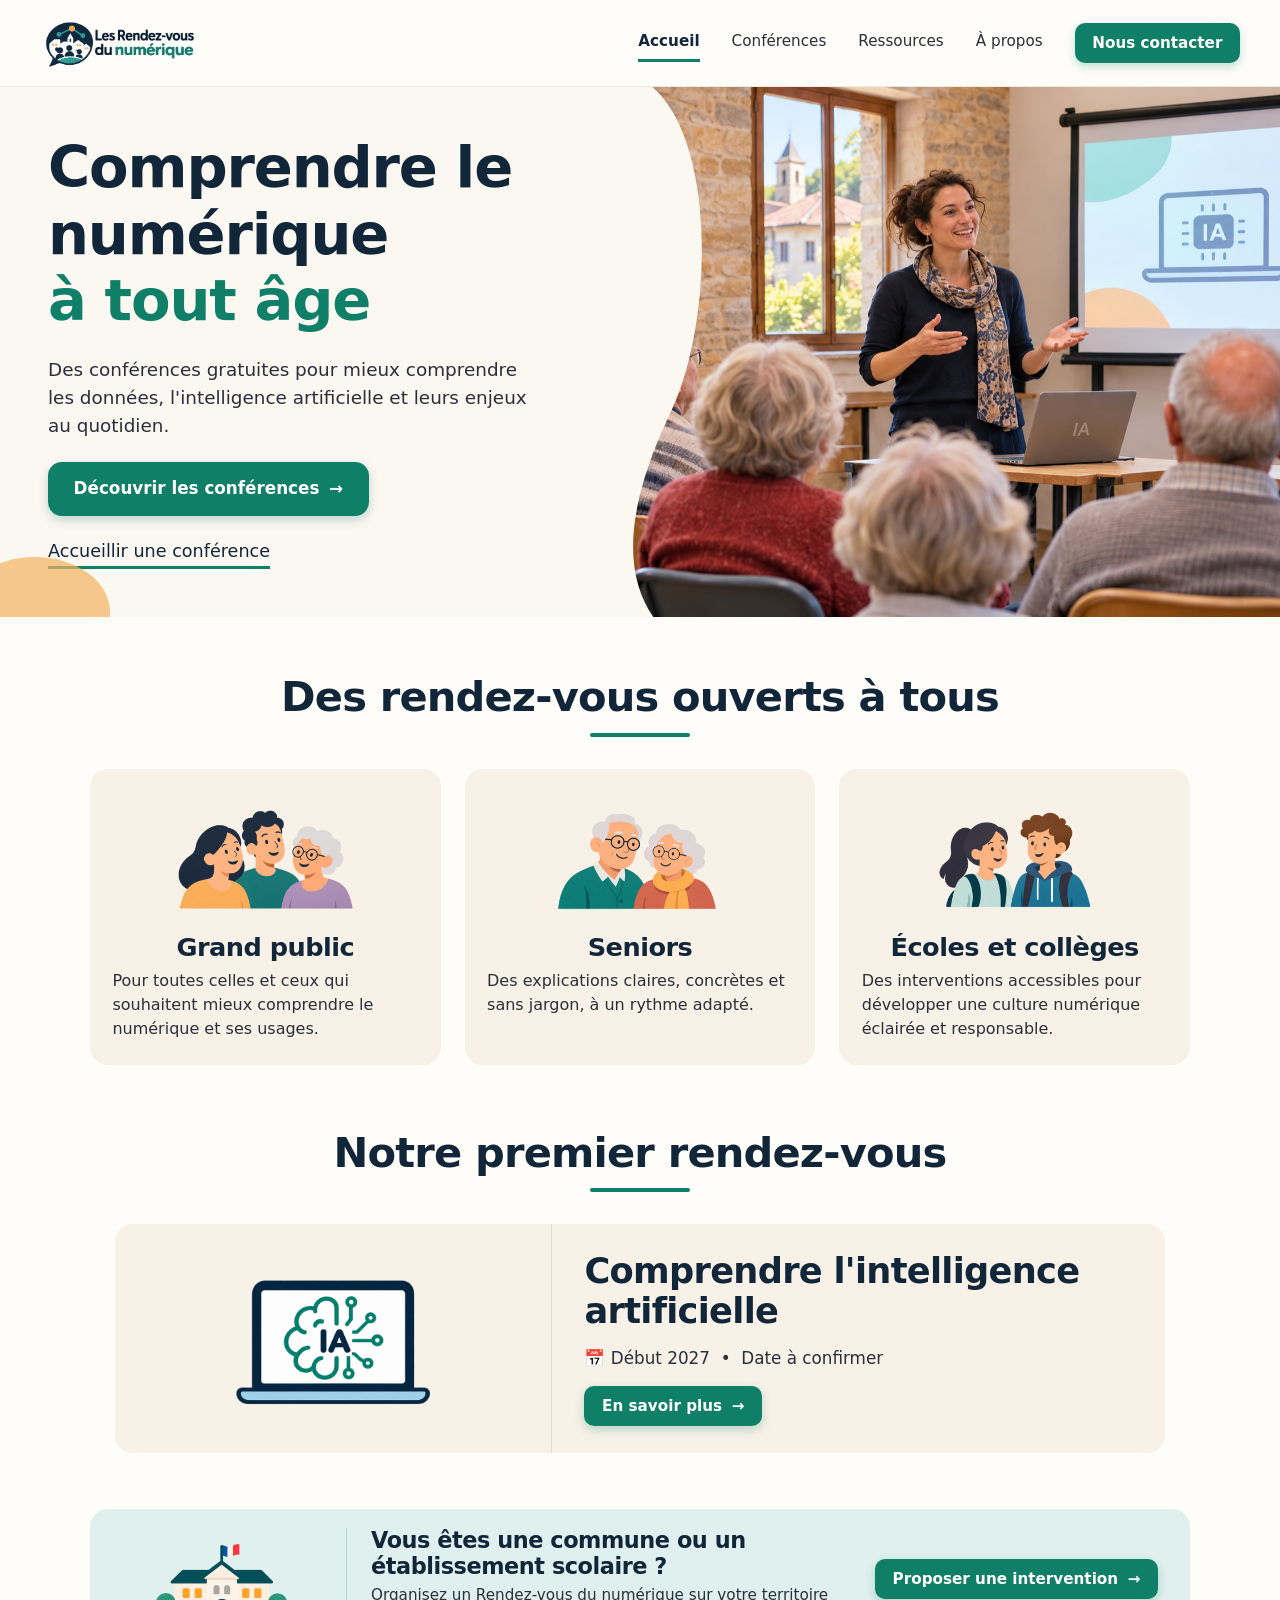
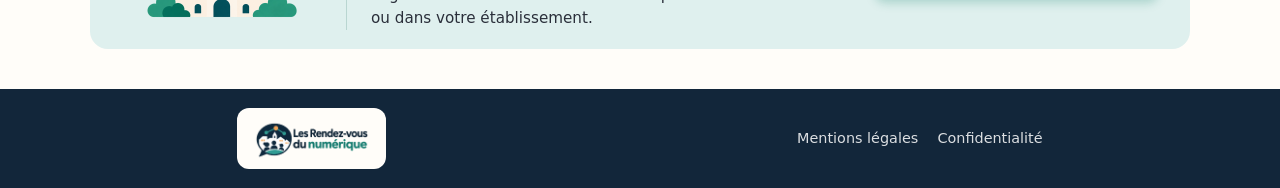
<file: index.html>
<!doctype html>
<html lang="fr">
<head>
  <meta charset="utf-8">
  <meta name="viewport" content="width=device-width, initial-scale=1">
  <title>Les Rendez-vous du numérique</title>
  <meta name="description" content="Des conférences gratuites pour mieux comprendre les données, l'intelligence artificielle et leurs enjeux au quotidien.">
  <link rel="stylesheet" href="styles.css">
</head>
<body>

<header class="site-header">
  <a class="logo" href="#accueil" aria-label="Les Rendez-vous du numérique"><img src="images/logo.png" alt="Les Rendez-vous du numérique" height="64"></a>
  <button class="menu-toggle" aria-label="Menu" aria-expanded="false">☰</button>
  <nav class="main-nav" id="nav">
    <a href="#accueil" class="active">Accueil</a>
    <a href="#conferences">Conférences</a>
    <a href="ressources.html">Ressources</a>
    <a href="a-propos.html">À propos</a>
    <a href="contact.html" class="btn btn-small">Nous contacter</a>
  </nav>
</header>

<main>
  <section class="hero" id="accueil">
    <div class="hero-text">
      <h1>Comprendre le numérique<br><span>à tout âge</span></h1>
      <p>Des conférences gratuites pour mieux comprendre les données, l'intelligence artificielle et leurs enjeux au quotidien.</p>
      <a class="btn" href="#conferences">Découvrir les conférences <span aria-hidden="true">→</span></a>
      <a class="link-underline" href="#commune">Accueillir une conférence</a>
    </div>
    <div class="hero-photo">
      <img src="images/hero.jpg" alt="Une conférencière présente à un public de seniors dans une salle conviviale">
    </div>
  </section>

  <section class="audiences" aria-labelledby="t-tous">
    <h2 id="t-tous">Des rendez-vous ouverts à tous</h2>
    <div class="cards">
      <article class="card">
        <img src="images/grand-public.png" alt="Trois personnes de tous âges souriantes" loading="lazy">
        <h3>Grand public</h3>
        <p>Pour toutes celles et ceux qui souhaitent mieux comprendre le numérique et ses usages.</p>
      </article>
      <article class="card">
        <img src="images/seniors.png" alt="Un couple de seniors souriant" loading="lazy">
        <h3>Seniors</h3>
        <p>Des explications claires, concrètes et sans jargon, à un rythme adapté.</p>
      </article>
      <article class="card">
        <img src="images/ecoles.png" alt="Deux élèves souriants avec leurs sacs à dos" loading="lazy">
        <h3>Écoles et collèges</h3>
        <p>Des interventions accessibles pour développer une culture numérique éclairée et responsable.</p>
      </article>
    </div>
  </section>

  <section class="first-event" id="conferences" aria-labelledby="t-premier">
    <h2 id="t-premier">Notre premier rendez-vous</h2>
    <div class="event">
      <div class="event-art">
        <img src="images/ia.png" alt="Ordinateur portable affichant IA" loading="lazy">
      </div>
      <div class="event-body">
        <h3>Comprendre l'intelligence artificielle</h3>
        <p class="meta"><span aria-hidden="true">📅</span> Début 2027 &nbsp;•&nbsp; Date à confirmer</p>
        <a class="btn btn-small" href="contact.html">En savoir plus <span aria-hidden="true">→</span></a>
      </div>
    </div>
  </section>

  <section class="cta-commune" id="commune">
    <img class="mairie" src="images/mairie.png" alt="Mairie avec drapeau français" loading="lazy">
    <div class="cta-text">
      <h3>Vous êtes une commune ou un établissement scolaire&nbsp;?</h3>
      <p>Organisez un Rendez-vous du numérique sur votre territoire ou dans votre établissement.</p>
    </div>
    <a class="btn btn-small" href="contact.html">Proposer une intervention <span aria-hidden="true">→</span></a>
  </section>
</main>

<footer class="site-footer" id="contact">
  <a class="logo logo-light" href="#accueil"><img src="images/logo.png" alt="Les Rendez-vous du numérique" height="48"></a>
  <nav class="legal" aria-label="Informations légales"><a href="mentions-legales.html">Mentions légales</a><a href="confidentialite.html">Confidentialité</a></nav>
</footer>

<script>
  const t = document.querySelector('.menu-toggle'), n = document.getElementById('nav');
  t.addEventListener('click', () => {
    const open = n.classList.toggle('open');
    t.setAttribute('aria-expanded', open);
  });
  n.addEventListener('click', e => { if (e.target.tagName === 'A') n.classList.remove('open'); });
</script>
</body>
</html>
</file>
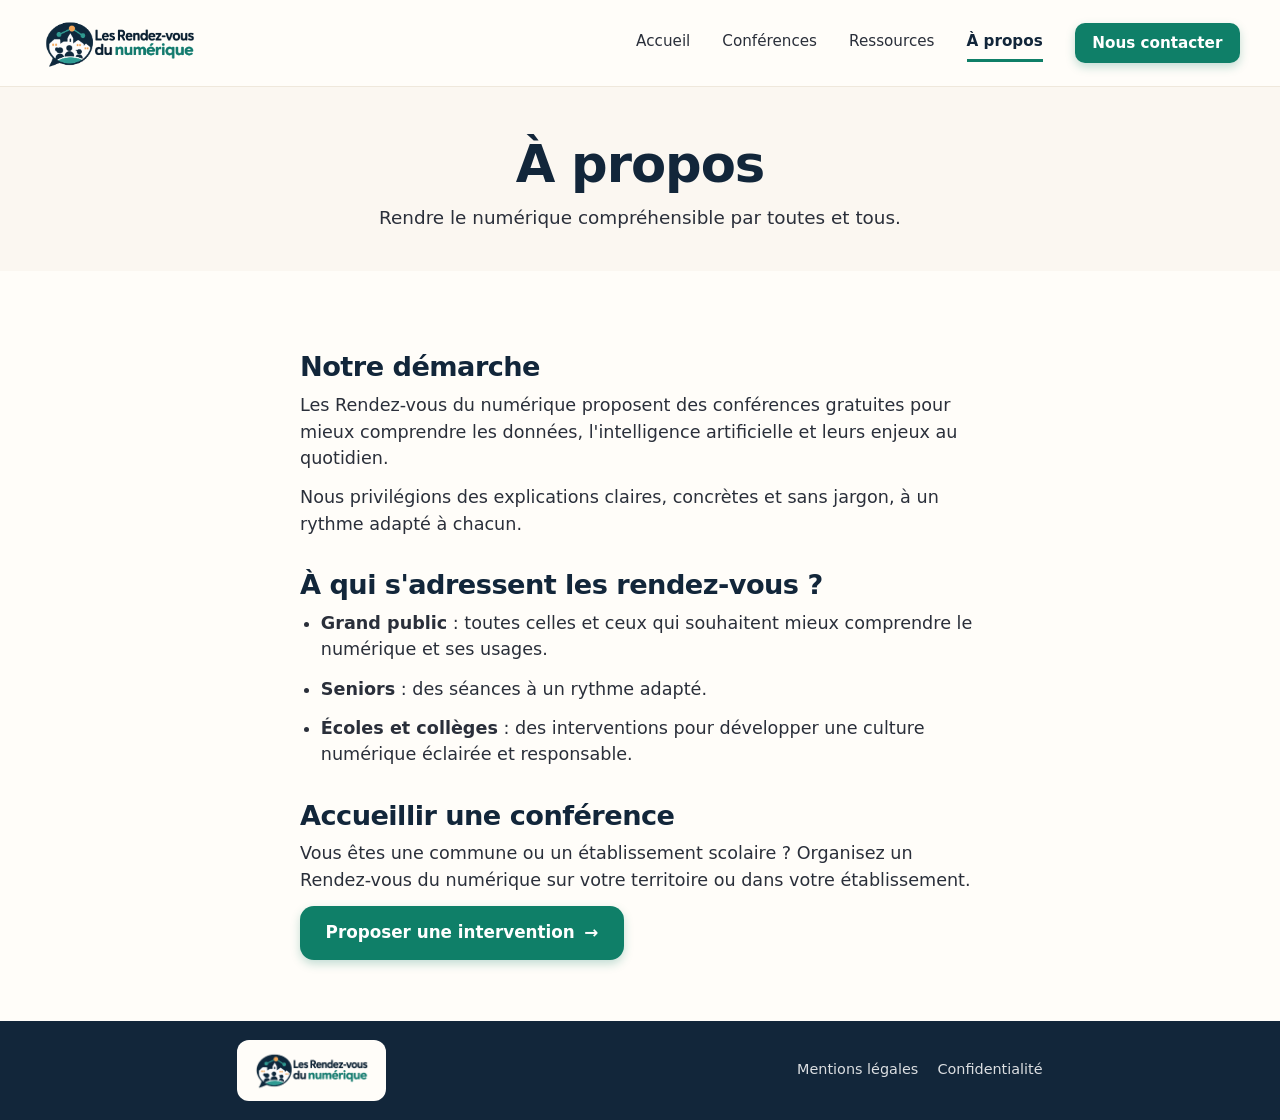
<file: a-propos.html>
<!doctype html>
<html lang="fr">
<head>
  <meta charset="utf-8">
  <meta name="viewport" content="width=device-width, initial-scale=1">
  <title>À propos – Les Rendez-vous du numérique</title>
  <meta name="description" content="Notre démarche : rendre le numérique compréhensible par toutes et tous.">
  <link rel="stylesheet" href="styles.css">
</head>
<body>

<header class="site-header">
  <a class="logo" href="index.html" aria-label="Les Rendez-vous du numérique"><img src="images/logo.png" alt="Les Rendez-vous du numérique" height="64"></a>
  <button class="menu-toggle" aria-label="Menu" aria-expanded="false">☰</button>
  <nav class="main-nav" id="nav">
    <a href="index.html">Accueil</a>
    <a href="index.html#conferences">Conférences</a>
    <a href="ressources.html">Ressources</a>
    <a href="a-propos.html" class="active">À propos</a>
    <a href="contact.html" class="btn btn-small">Nous contacter</a>
  </nav>
</header>

<main>
<section class="page-hero"><h1>À propos</h1><p>Rendre le numérique compréhensible par toutes et tous.</p></section>
<section class="content prose">
  <h2>Notre démarche</h2>
  <p>Les Rendez-vous du numérique proposent des conférences gratuites pour mieux comprendre les données, l'intelligence artificielle et leurs enjeux au quotidien.</p>
  <p>Nous privilégions des explications claires, concrètes et sans jargon, à un rythme adapté à chacun.</p>
  <h2>À qui s'adressent les rendez-vous ?</h2>
  <ul>
    <li><strong>Grand public</strong> : toutes celles et ceux qui souhaitent mieux comprendre le numérique et ses usages.</li>
    <li><strong>Seniors</strong> : des séances à un rythme adapté.</li>
    <li><strong>Écoles et collèges</strong> : des interventions pour développer une culture numérique éclairée et responsable.</li>
  </ul>
  <h2>Accueillir une conférence</h2>
  <p>Vous êtes une commune ou un établissement scolaire ? Organisez un Rendez-vous du numérique sur votre territoire ou dans votre établissement.</p>
  <p><a class="btn" href="contact.html">Proposer une intervention <span aria-hidden="true">→</span></a></p>
</section>
</main>

<footer class="site-footer" id="contact">
  <a class="logo logo-light" href="index.html"><img src="images/logo.png" alt="Les Rendez-vous du numérique" height="48"></a>
  <nav class="legal" aria-label="Informations légales"><a href="mentions-legales.html">Mentions légales</a><a href="confidentialite.html">Confidentialité</a></nav>
</footer>

<script>
  const t = document.querySelector('.menu-toggle'), n = document.getElementById('nav');
  t.addEventListener('click', () => {
    const open = n.classList.toggle('open');
    t.setAttribute('aria-expanded', open);
  });
  n.addEventListener('click', e => { if (e.target.tagName === 'A') n.classList.remove('open'); });
</script>
</body>
</html>
</file>
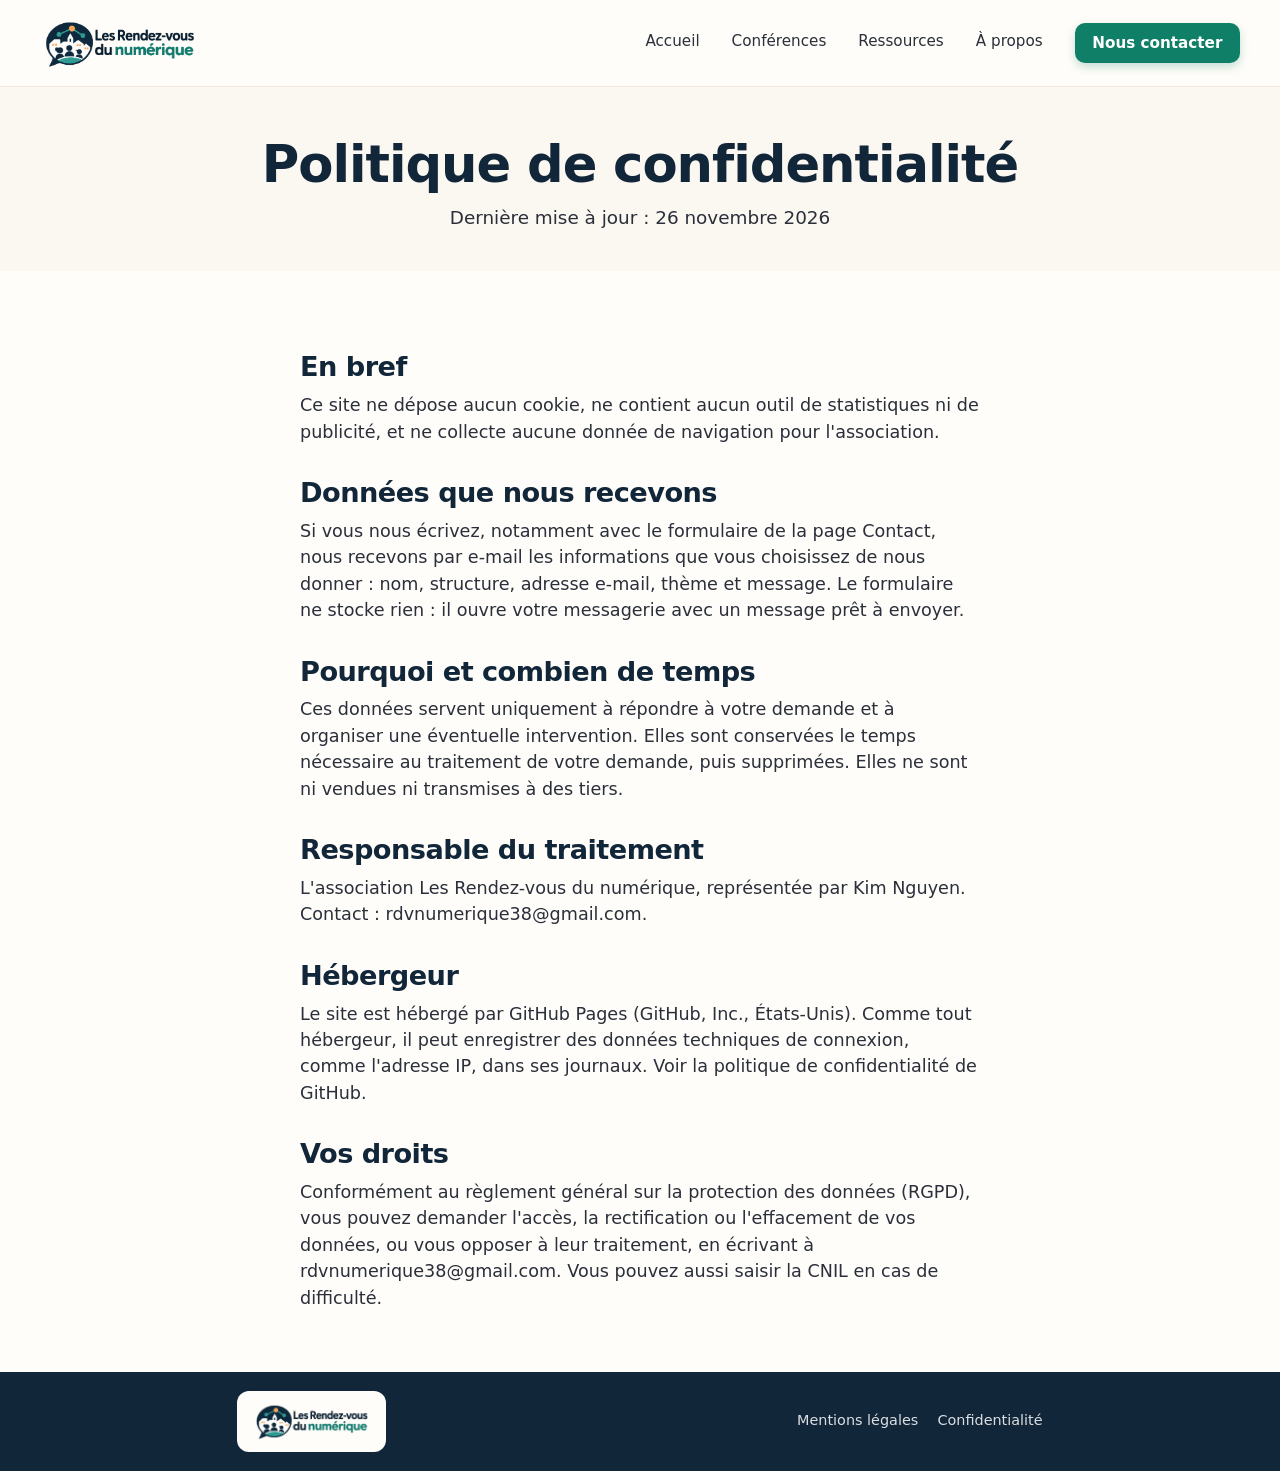
<file: confidentialite.html>
<!doctype html>
<html lang="fr">
<head>
  <meta charset="utf-8">
  <meta name="viewport" content="width=device-width, initial-scale=1">
  <title>Politique de confidentialité – Les Rendez-vous du numérique</title>
  <meta name="description" content="Politique de confidentialité du site Les Rendez-vous du numérique.">
  <link rel="stylesheet" href="styles.css">
</head>
<body>

<header class="site-header">
  <a class="logo" href="index.html" aria-label="Les Rendez-vous du numérique"><img src="images/logo.png" alt="Les Rendez-vous du numérique" height="64"></a>
  <button class="menu-toggle" aria-label="Menu" aria-expanded="false">☰</button>
  <nav class="main-nav" id="nav">
    <a href="index.html">Accueil</a>
    <a href="index.html#conferences">Conférences</a>
    <a href="ressources.html">Ressources</a>
    <a href="a-propos.html">À propos</a>
    <a href="mailto:rdvnumerique38@gmail.com" class="btn btn-small">Nous contacter</a>
  </nav>
</header>

<main>
<section class="page-hero"><h1>Politique de confidentialité</h1><p>Dernière mise à jour : 26 novembre 2026</p></section>
<section class="content prose">
  <h2>En bref</h2>
  <p>Ce site ne dépose aucun cookie, ne contient aucun outil de statistiques ni de publicité, et ne collecte aucune donnée de navigation pour l'association.</p>
  <h2>Données que nous recevons</h2>
  <p>Si vous nous écrivez, notamment avec le formulaire de la page <a href="contact.html">Contact</a>, nous recevons par e-mail les informations que vous choisissez de nous donner : nom, structure, adresse e-mail, thème et message. Le formulaire ne stocke rien : il ouvre votre messagerie avec un message prêt à envoyer.</p>
  <h2>Pourquoi et combien de temps</h2>
  <p>Ces données servent uniquement à répondre à votre demande et à organiser une éventuelle intervention. Elles sont conservées le temps nécessaire au traitement de votre demande, puis supprimées. Elles ne sont ni vendues ni transmises à des tiers.</p>
  <h2>Responsable du traitement</h2>
  <p>L'association Les Rendez-vous du numérique, représentée par Kim Nguyen. Contact : <a href="mailto:rdvnumerique38@gmail.com">rdvnumerique38@gmail.com</a>.</p>
  <h2>Hébergeur</h2>
  <p>Le site est hébergé par GitHub Pages (GitHub, Inc., États-Unis). Comme tout hébergeur, il peut enregistrer des données techniques de connexion, comme l'adresse IP, dans ses journaux. Voir la <a href="https://docs.github.com/fr/site-policy/privacy-policies/github-general-privacy-statement" rel="noreferrer">politique de confidentialité de GitHub</a>.</p>
  <h2>Vos droits</h2>
  <p>Conformément au règlement général sur la protection des données (RGPD), vous pouvez demander l'accès, la rectification ou l'effacement de vos données, ou vous opposer à leur traitement, en écrivant à <a href="mailto:rdvnumerique38@gmail.com">rdvnumerique38@gmail.com</a>. Vous pouvez aussi saisir la <a href="https://www.cnil.fr" rel="noreferrer">CNIL</a> en cas de difficulté.</p>
</section>
</main>

<footer class="site-footer" id="contact">
  <a class="logo logo-light" href="index.html"><img src="images/logo.png" alt="Les Rendez-vous du numérique" height="48"></a>
  <nav class="legal" aria-label="Informations légales"><a href="mentions-legales.html">Mentions légales</a><a href="confidentialite.html">Confidentialité</a></nav>
</footer>

<script>
  const t = document.querySelector('.menu-toggle'), n = document.getElementById('nav');
  t.addEventListener('click', () => { const o = n.classList.toggle('open'); t.setAttribute('aria-expanded', o); });
</script>
</body>
</html>
</file>
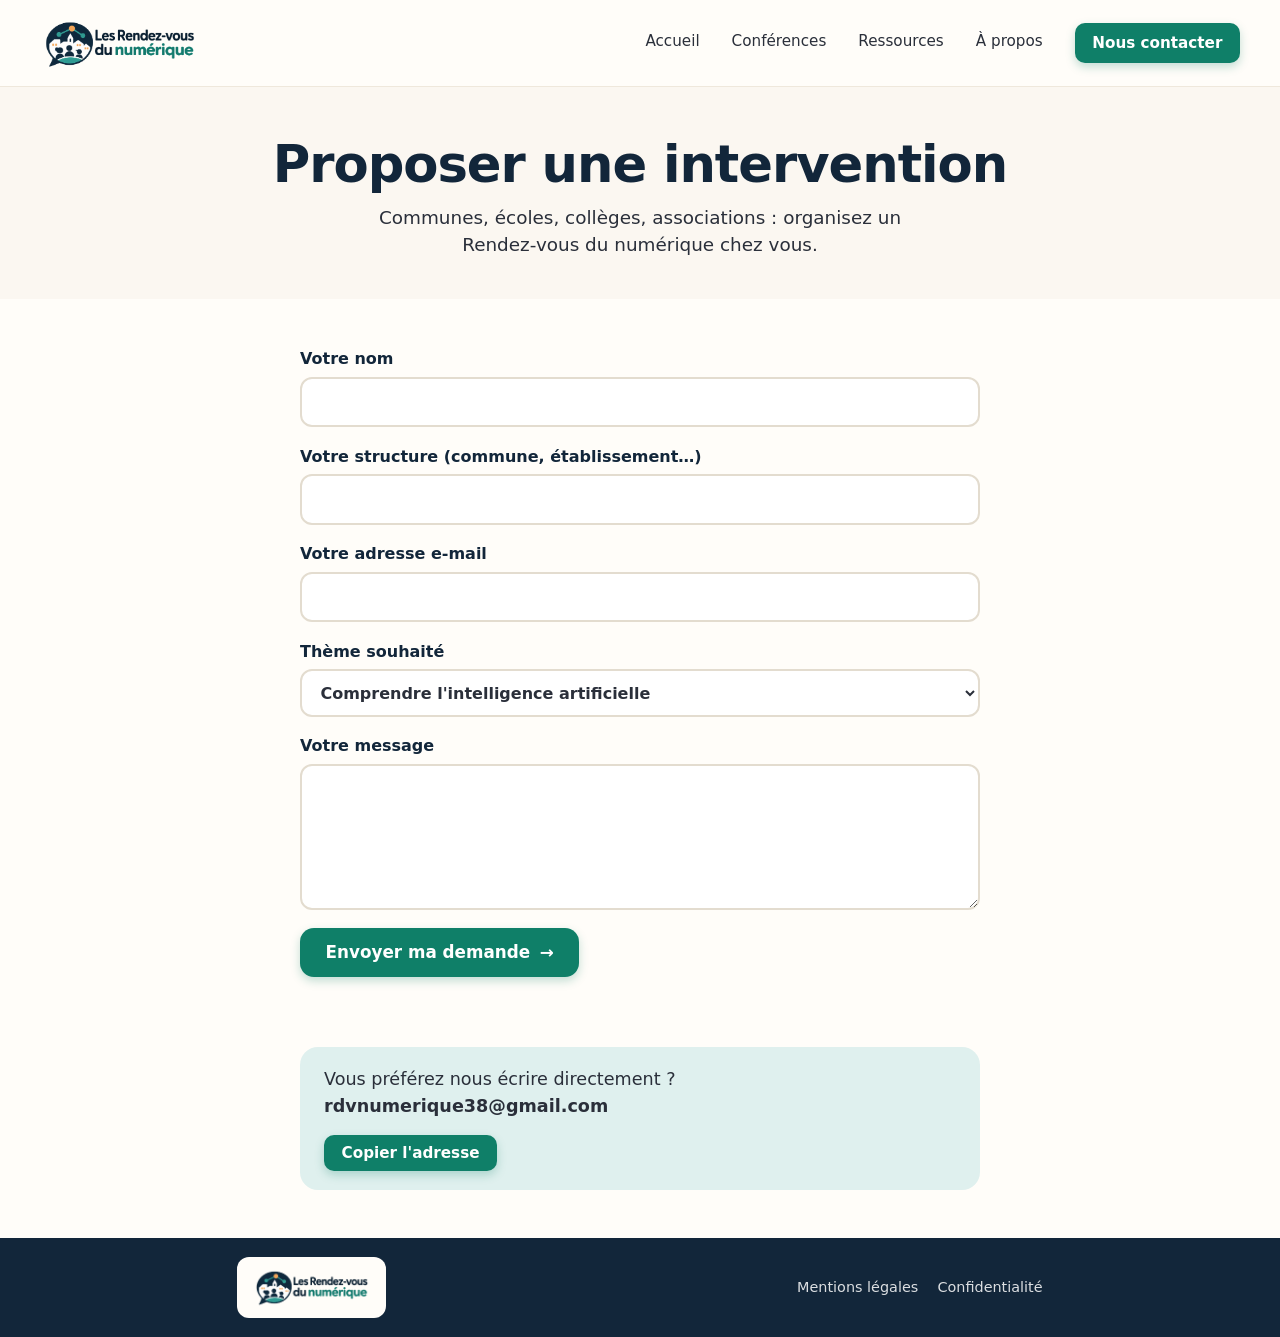
<file: contact.html>
<!doctype html>
<html lang="fr">
<head>
  <meta charset="utf-8">
  <meta name="viewport" content="width=device-width, initial-scale=1">
  <title>Contact – Les Rendez-vous du numérique</title>
  <meta name="description" content="Proposez une intervention ou contactez-nous.">
  <link rel="stylesheet" href="styles.css">
</head>
<body>

<header class="site-header">
  <a class="logo" href="index.html" aria-label="Les Rendez-vous du numérique"><img src="images/logo.png" alt="Les Rendez-vous du numérique" height="64"></a>
  <button class="menu-toggle" aria-label="Menu" aria-expanded="false">☰</button>
  <nav class="main-nav" id="nav">
    <a href="index.html">Accueil</a>
    <a href="index.html#conferences">Conférences</a>
    <a href="ressources.html">Ressources</a>
    <a href="a-propos.html">À propos</a>
    <a href="mailto:rdvnumerique38@gmail.com" class="btn btn-small">Nous contacter</a>
  </nav>
</header>

<main>
<section class="page-hero"><h1>Proposer une intervention</h1><p>Communes, écoles, collèges, associations : organisez un Rendez-vous du numérique chez vous.</p></section>
<section class="content prose">
  <form id="contact-form" class="form">
    <label>Votre nom<input name="nom" required autocomplete="name"></label>
    <label>Votre structure (commune, établissement…)<input name="structure" autocomplete="organization"></label>
    <label>Votre adresse e-mail<input name="email" type="email" required autocomplete="email"></label>
    <label>Thème souhaité
      <select name="theme"><option>Comprendre l'intelligence artificielle</option><option>Les données et la vie privée</option><option>Autre / à définir</option></select>
    </label>
    <label>Votre message<textarea name="message" rows="5" required></textarea></label>
    <button class="btn" type="submit">Envoyer ma demande <span aria-hidden="true">→</span></button>
    <p class="form-status" id="status" role="status"></p>
  </form>
  <div class="alt">
    <p>Vous préférez nous écrire directement ? <strong id="addr">rdvnumerique38@gmail.com</strong></p>
    <button class="btn btn-small" type="button" id="copy">Copier l'adresse</button>
  </div>
</section>
</main>

<footer class="site-footer" id="contact">
  <a class="logo logo-light" href="index.html"><img src="images/logo.png" alt="Les Rendez-vous du numérique" height="48"></a>
  <nav class="legal" aria-label="Informations légales"><a href="mentions-legales.html">Mentions légales</a><a href="confidentialite.html">Confidentialité</a></nav>
</footer>

<script>
const f=document.getElementById('contact-form'),st=document.getElementById('status');
f.addEventListener('submit',e=>{e.preventDefault();const d=Object.fromEntries(new FormData(f));
 const corps=`Nom : ${d.nom}\nStructure : ${d.structure||'-'}\nE-mail : ${d.email}\nThème : ${d.theme}\n\n${d.message}`;
 location.href='mailto:rdvnumerique38@gmail.com?subject='+encodeURIComponent("Proposition d'intervention")+'&body='+encodeURIComponent(corps);
 st.textContent="Votre messagerie devrait s'ouvrir avec le message prêt à envoyer. Sinon, copiez l'adresse ci-dessous et écrivez-nous directement.";});
document.getElementById('copy').addEventListener('click',async()=>{try{await navigator.clipboard.writeText('rdvnumerique38@gmail.com');document.getElementById('copy').textContent='Adresse copiée ✓';}catch(_){}});
</script>
<script>
  const t = document.querySelector('.menu-toggle'), n = document.getElementById('nav');
  t.addEventListener('click', () => {
    const open = n.classList.toggle('open');
    t.setAttribute('aria-expanded', open);
  });
  n.addEventListener('click', e => { if (e.target.tagName === 'A') n.classList.remove('open'); });
</script>
</body>
</html>
</file>
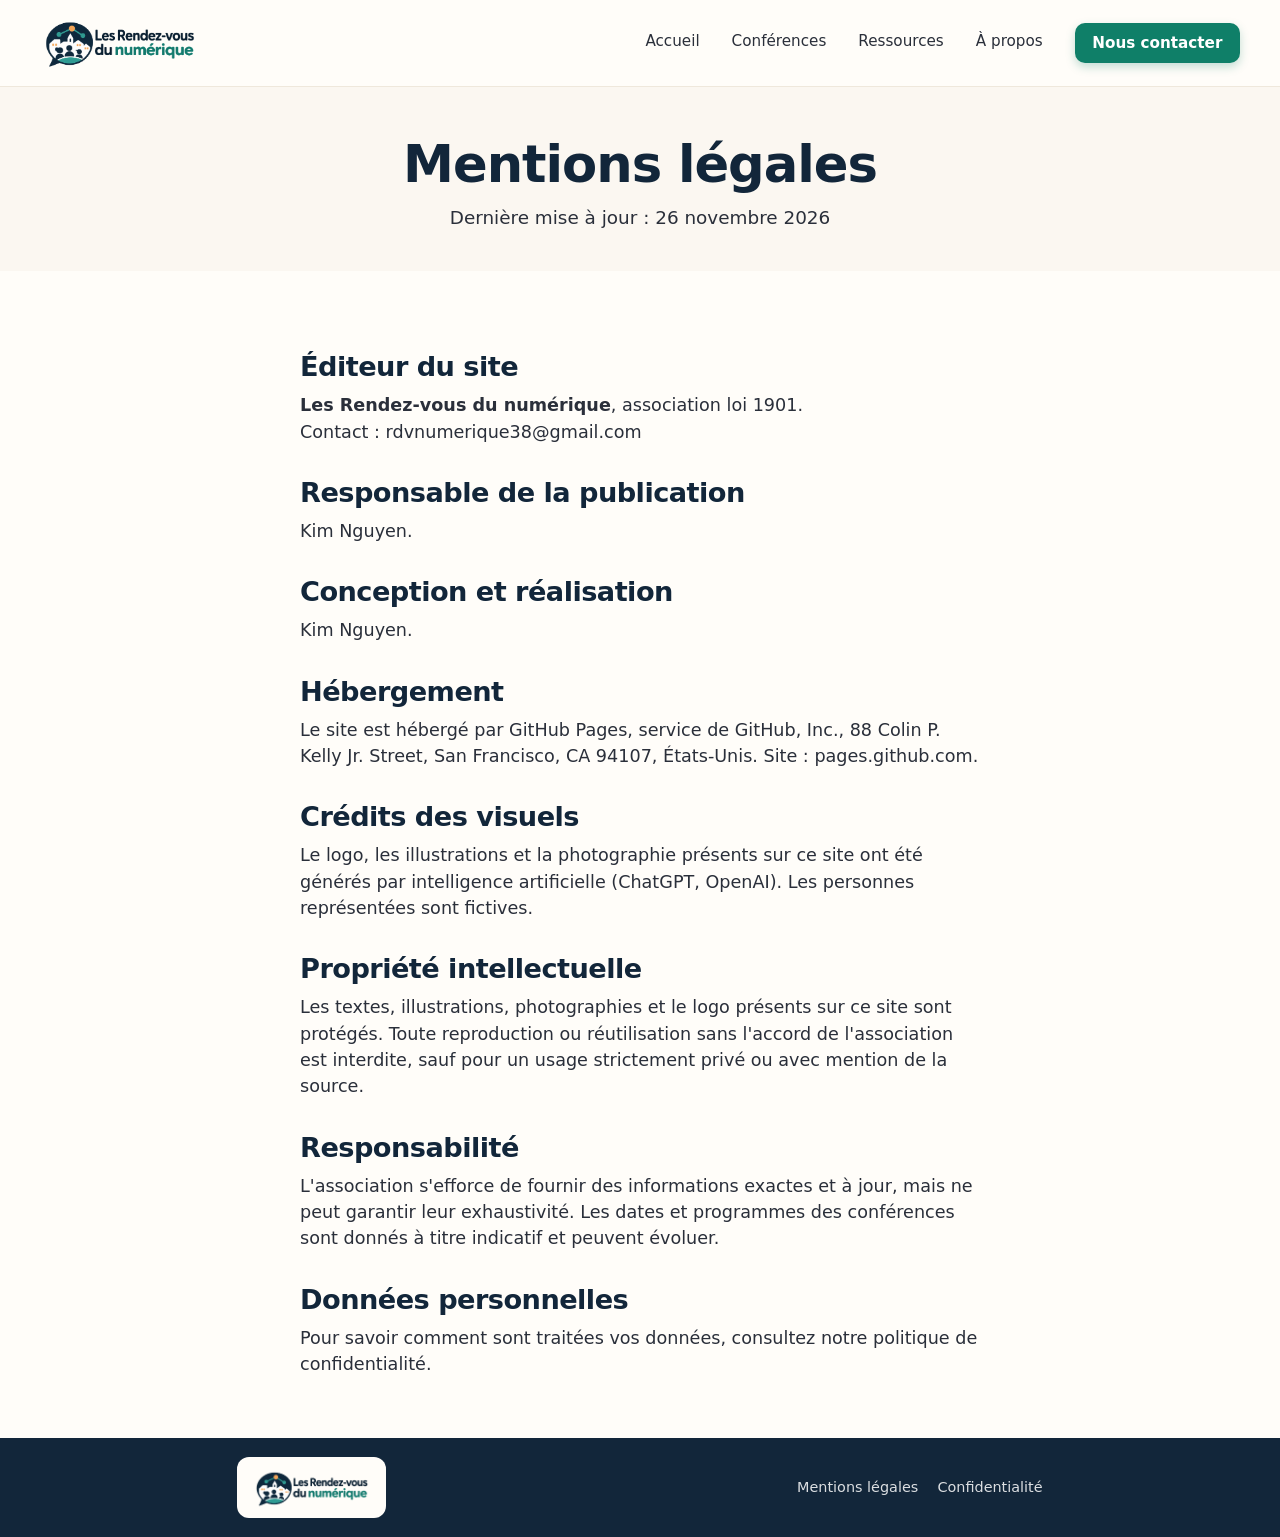
<file: mentions-legales.html>
<!doctype html>
<html lang="fr">
<head>
  <meta charset="utf-8">
  <meta name="viewport" content="width=device-width, initial-scale=1">
  <title>Mentions légales – Les Rendez-vous du numérique</title>
  <meta name="description" content="Mentions légales du site Les Rendez-vous du numérique.">
  <link rel="stylesheet" href="styles.css">
</head>
<body>

<header class="site-header">
  <a class="logo" href="index.html" aria-label="Les Rendez-vous du numérique"><img src="images/logo.png" alt="Les Rendez-vous du numérique" height="64"></a>
  <button class="menu-toggle" aria-label="Menu" aria-expanded="false">☰</button>
  <nav class="main-nav" id="nav">
    <a href="index.html">Accueil</a>
    <a href="index.html#conferences">Conférences</a>
    <a href="ressources.html">Ressources</a>
    <a href="a-propos.html">À propos</a>
    <a href="mailto:rdvnumerique38@gmail.com" class="btn btn-small">Nous contacter</a>
  </nav>
</header>

<main>
<section class="page-hero"><h1>Mentions légales</h1><p>Dernière mise à jour : 26 novembre 2026</p></section>
<section class="content prose">
  <h2>Éditeur du site</h2>
  <p><strong>Les Rendez-vous du numérique</strong>, association loi 1901.<br>
  Contact : <a href="mailto:rdvnumerique38@gmail.com">rdvnumerique38@gmail.com</a></p>
  <h2>Responsable de la publication</h2>
  <p>Kim Nguyen.</p>
  <h2>Conception et réalisation</h2>
  <p>Kim Nguyen.</p>
  <h2>Hébergement</h2>
  <p>Le site est hébergé par GitHub Pages, service de GitHub, Inc., 88 Colin P. Kelly Jr. Street, San Francisco, CA 94107, États-Unis. Site : <a href="https://pages.github.com" rel="noreferrer">pages.github.com</a>.</p>
  <h2>Crédits des visuels</h2>
  <p>Le logo, les illustrations et la photographie présents sur ce site ont été générés par intelligence artificielle (ChatGPT, OpenAI). Les personnes représentées sont fictives.</p>
  <h2>Propriété intellectuelle</h2>
  <p>Les textes, illustrations, photographies et le logo présents sur ce site sont protégés. Toute reproduction ou réutilisation sans l'accord de l'association est interdite, sauf pour un usage strictement privé ou avec mention de la source.</p>
  <h2>Responsabilité</h2>
  <p>L'association s'efforce de fournir des informations exactes et à jour, mais ne peut garantir leur exhaustivité. Les dates et programmes des conférences sont donnés à titre indicatif et peuvent évoluer.</p>
  <h2>Données personnelles</h2>
  <p>Pour savoir comment sont traitées vos données, consultez notre <a href="confidentialite.html">politique de confidentialité</a>.</p>
</section>
</main>

<footer class="site-footer" id="contact">
  <a class="logo logo-light" href="index.html"><img src="images/logo.png" alt="Les Rendez-vous du numérique" height="48"></a>
  <nav class="legal" aria-label="Informations légales"><a href="mentions-legales.html">Mentions légales</a><a href="confidentialite.html">Confidentialité</a></nav>
</footer>

<script>
  const t = document.querySelector('.menu-toggle'), n = document.getElementById('nav');
  t.addEventListener('click', () => { const o = n.classList.toggle('open'); t.setAttribute('aria-expanded', o); });
</script>
</body>
</html>
</file>
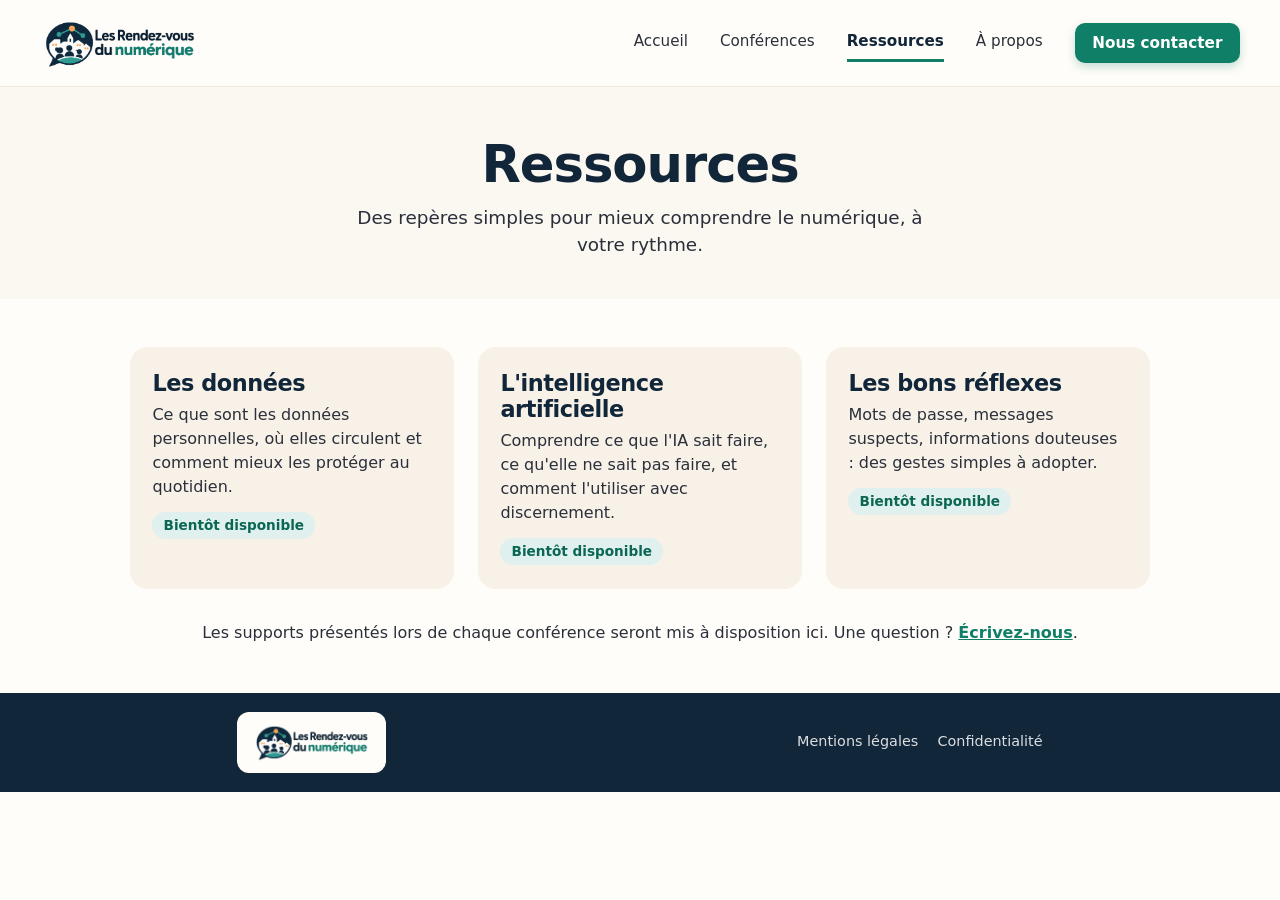
<file: ressources.html>
<!doctype html>
<html lang="fr">
<head>
  <meta charset="utf-8">
  <meta name="viewport" content="width=device-width, initial-scale=1">
  <title>Ressources – Les Rendez-vous du numérique</title>
  <meta name="description" content="Des ressources pour mieux comprendre le numérique.">
  <link rel="stylesheet" href="styles.css">
</head>
<body>

<header class="site-header">
  <a class="logo" href="index.html" aria-label="Les Rendez-vous du numérique"><img src="images/logo.png" alt="Les Rendez-vous du numérique" height="64"></a>
  <button class="menu-toggle" aria-label="Menu" aria-expanded="false">☰</button>
  <nav class="main-nav" id="nav">
    <a href="index.html">Accueil</a>
    <a href="index.html#conferences">Conférences</a>
    <a href="ressources.html" class="active">Ressources</a>
    <a href="a-propos.html">À propos</a>
    <a href="contact.html" class="btn btn-small">Nous contacter</a>
  </nav>
</header>

<main>
<section class="page-hero"><h1>Ressources</h1><p>Des repères simples pour mieux comprendre le numérique, à votre rythme.</p></section>
<section class="content">
  <div class="cards">
    <article class="card text-card"><h3>Les données</h3><p>Ce que sont les données personnelles, où elles circulent et comment mieux les protéger au quotidien.</p><span class="soon">Bientôt disponible</span></article>
    <article class="card text-card"><h3>L'intelligence artificielle</h3><p>Comprendre ce que l'IA sait faire, ce qu'elle ne sait pas faire, et comment l'utiliser avec discernement.</p><span class="soon">Bientôt disponible</span></article>
    <article class="card text-card"><h3>Les bons réflexes</h3><p>Mots de passe, messages suspects, informations douteuses : des gestes simples à adopter.</p><span class="soon">Bientôt disponible</span></article>
  </div>
  <p class="note">Les supports présentés lors de chaque conférence seront mis à disposition ici. Une question ? <a href="mailto:rdvnumerique38@gmail.com">Écrivez-nous</a>.</p>
</section>
</main>

<footer class="site-footer" id="contact">
  <a class="logo logo-light" href="index.html"><img src="images/logo.png" alt="Les Rendez-vous du numérique" height="48"></a>
  <nav class="legal" aria-label="Informations légales"><a href="mentions-legales.html">Mentions légales</a><a href="confidentialite.html">Confidentialité</a></nav>
</footer>

<script>
  const t = document.querySelector('.menu-toggle'), n = document.getElementById('nav');
  t.addEventListener('click', () => {
    const open = n.classList.toggle('open');
    t.setAttribute('aria-expanded', open);
  });
  n.addEventListener('click', e => { if (e.target.tagName === 'A') n.classList.remove('open'); });
</script>
</body>
</html>
</file>
<file: styles.css>
:root {
  --green: #0f7f68;
  --green-dark: #0b6653;
  --navy: #12263a;
  --cream: #fbf7f1;
  --card: #f7f1e8;
  --mint: #dff0ee;
  --orange: #f4b45e;
  --text: #2a2f3a;
  --radius: 18px;
}
* { box-sizing: border-box; margin: 0; }
html { scroll-behavior: smooth; }
body {
  font-family: "Poppins", "Segoe UI", system-ui, -apple-system, sans-serif;
  color: var(--text);
  background: #fffdf9;
  line-height: 1.5;
}
img, svg { max-width: 100%; display: block; }
a { color: inherit; text-decoration: none; }
h1, h2, h3 { color: var(--navy); line-height: 1.15; letter-spacing: -0.02em; }

/* Boutons */
.btn {
  display: inline-flex; align-items: center; gap: .6rem;
  background: var(--green); color: #fff; font-weight: 600;
  padding: .9rem 1.6rem; border-radius: 14px; font-size: 1.05rem;
  box-shadow: 0 4px 10px rgba(15,127,104,.25);
  transition: background .2s, transform .2s;
}
.btn:hover { background: var(--green-dark); transform: translateY(-1px); }
.btn-small { padding: .55rem 1.1rem; font-size: .95rem; border-radius: 10px; }
.btn:focus-visible, a:focus-visible, button:focus-visible { outline: 3px solid var(--orange); outline-offset: 3px; }

/* Header */
.site-header {
  position: sticky; top: 0; z-index: 10;
  display: flex; align-items: center; justify-content: space-between; gap: 1rem;
  padding: .7rem clamp(1rem, 4vw, 2.5rem);
  background: #fffdf9; border-bottom: 1px solid #efe8dc;
}
.logo { display: flex; align-items: center; gap: .6rem; font-size: 1rem; line-height: 1.05; color: var(--navy); font-weight: 600; }
.logo strong { font-weight: 800; font-size: 1.15rem; }
.logo em { font-style: normal; color: var(--green); }
.main-nav { display: flex; align-items: center; gap: clamp(1rem, 2.5vw, 2rem); font-size: .95rem; }
.main-nav a:not(.btn) { padding: .4rem 0; border-bottom: 3px solid transparent; }
.main-nav a.active { font-weight: 700; border-color: var(--green); color: var(--navy); }
.main-nav a:not(.btn):hover { border-color: var(--orange); }
.menu-toggle { display: none; background: none; border: 0; font-size: 1.8rem; color: var(--navy); cursor: pointer; }

/* Hero */
.hero {
  display: grid; grid-template-columns: 1fr 1.15fr; align-items: stretch;
  background: var(--cream); overflow: hidden; min-height: 430px;
}
.hero-text { padding: clamp(1.5rem, 4vw, 3rem) clamp(1rem, 4vw, 3rem); display: flex; flex-direction: column; align-items: flex-start; justify-content: center; gap: 1.4rem; }
.hero h1 { font-size: clamp(2.2rem, 4.5vw, 3.6rem); font-weight: 800; }
.hero h1 span { color: var(--green); }
.hero p { font-size: 1.15rem; max-width: 30rem; }
.link-underline { font-weight: 500; font-size: 1.1rem; border-bottom: 3px solid var(--green); padding-bottom: 2px; color: var(--navy); }
.hero-photo { position: relative; }
.hero-photo img { width: 100%; height: 100%; object-fit: cover; border-top-left-radius: 50% 40%; border-bottom-left-radius: 20% 30%; }

/* Sections */
section h2 { text-align: center; font-size: clamp(1.8rem, 3.5vw, 2.6rem); font-weight: 800; position: relative; padding-bottom: 1rem; margin-bottom: 2rem; }
section h2::after { content: ""; position: absolute; left: 50%; bottom: 0; width: 100px; height: 4px; border-radius: 2px; background: var(--green); transform: translateX(-50%); }

.audiences { padding: 3.5rem clamp(1rem, 4vw, 2.5rem) 2rem; }
.cards { display: grid; grid-template-columns: repeat(3, 1fr); gap: 1.5rem; max-width: 1100px; margin: 0 auto; }
.card { background: var(--card); border-radius: var(--radius); padding: 1.5rem 1.4rem; text-align: center; }
.card svg { height: 100px; width: auto; margin: 0 auto .6rem; }
.card h3 { font-size: 1.6rem; font-weight: 800; margin-bottom: .4rem; }
.card p { font-size: 1rem; text-align: left; }

.first-event { padding: 2rem clamp(1rem, 4vw, 2.5rem); }
.event { max-width: 1050px; margin: 0 auto; background: var(--card); border-radius: var(--radius); display: grid; grid-template-columns: 1fr 1.4fr; align-items: center; overflow: hidden; }
.event-art { padding: 1.2rem; border-right: 1px solid #e3dccf; }
.event-body { padding: 1.5rem 2rem; display: flex; flex-direction: column; align-items: flex-start; gap: .9rem; }
.event-body h3 { font-size: clamp(1.5rem, 3vw, 2.2rem); font-weight: 800; }
.meta { font-size: 1.05rem; }

.cta-commune {
  max-width: 1100px; margin: 1.5rem auto 2.5rem; padding: 1.2rem 2rem;
  background: var(--mint); border-radius: var(--radius);
  display: flex; align-items: center; gap: 1.5rem; flex-wrap: wrap;
}
.cta-text { flex: 1 1 280px; border-left: 1px solid #b9d6d1; padding-left: 1.5rem; }
.cta-text h3 { font-size: 1.4rem; font-weight: 800; margin-bottom: .3rem; }
.cta-text p { font-size: .95rem; }

/* Footer */
.site-footer {
  background: var(--navy); color: #fff;
  display: flex; align-items: center; justify-content: space-around; gap: 1rem; flex-wrap: wrap;
  padding: 1.2rem clamp(1rem, 4vw, 2.5rem);
}
.logo-light, .logo-light em { color: #fff; }
.logo-light em { color: #5fd3b7; }
.mail { font-size: 1.05rem; }
.mail:hover { text-decoration: underline; }

/* Responsive */
@media (max-width: 900px) {
  .menu-toggle { display: block; }
  .main-nav { display: none; position: absolute; top: 100%; left: 0; right: 0; flex-direction: column; align-items: flex-start; background: #fffdf9; padding: 1rem 1.5rem 1.5rem; border-bottom: 1px solid #efe8dc; }
  .main-nav.open { display: flex; }
  .hero { grid-template-columns: 1fr; }
  .hero-photo { height: 300px; order: -1; }
  .hero-photo img { border-radius: 0; }
  .cards, .event { grid-template-columns: 1fr; }
  .event-art { border-right: 0; border-bottom: 1px solid #e3dccf; }
  .cta-text { border-left: 0; padding-left: 0; }
}

/* Logo image */
.logo img { height: 64px; width: auto; }
.logo-light { background: #fffdf9; padding: .4rem .9rem; border-radius: 12px; }
.logo-light img { height: 48px; }
@media (max-width: 900px) { .logo img { height: 52px; } }

/* Vague séparant texte et photo */
.hero { position: relative; }
.hero-photo img { border-radius: 0; }
.hero-photo::before {
  content: ""; position: absolute; top: -1px; bottom: -1px; left: -1px; width: 150px; z-index: 1;
  background: url("data:image/svg+xml,%3Csvg xmlns='http://www.w3.org/2000/svg' viewBox='0 0 100 100' preserveAspectRatio='none'%3E%3Cpath d='M0 0H38C82 10 80 45 50 62C20 80 20 92 40 100H0Z' fill='%23fbf7f1'/%3E%3C/svg%3E") no-repeat left / 100% 100%;
}
.hero::after {
  content: ""; position: absolute; left: -40px; bottom: -50px; width: 150px; height: 110px; z-index: 2;
  background: var(--orange); opacity: .7; border-radius: 50% 50% 0 0;
}
@media (max-width: 900px) {
  .hero-photo::before { top: auto; bottom: -1px; left: 0; right: 0; width: 100%; height: 60px;
    background: url("data:image/svg+xml,%3Csvg xmlns='http://www.w3.org/2000/svg' viewBox='0 0 100 100' preserveAspectRatio='none'%3E%3Cpath d='M0 100V50C25 20 50 80 100 30V100Z' fill='%23fbf7f1'/%3E%3C/svg%3E") no-repeat center / 100% 100%; }
  .hero::after { display: none; }
}

/* Illustrations */
.card img { height: 130px; width: auto; max-width: 100%; margin: 0 auto .6rem; object-fit: contain; }
.event-art img { width: 100%; max-height: 190px; object-fit: contain; }
.cta-commune .mairie { height: 100px; width: auto; }

/* Pages intérieures */
.page-hero { background: var(--cream); text-align: center; padding: 3rem 1rem 2.5rem; }
.page-hero h1 { font-size: clamp(2rem, 4.5vw, 3.2rem); font-weight: 800; margin-bottom: .6rem; }
.page-hero p { font-size: 1.15rem; max-width: 36rem; margin: 0 auto; }
.content { max-width: 1100px; margin: 0 auto; padding: 3rem clamp(1rem, 4vw, 2.5rem); }
.text-card { text-align: left; }
.text-card h3 { font-size: 1.4rem; }
.text-card p { margin-bottom: .8rem; }
.soon { display: inline-block; background: var(--mint); color: var(--green-dark); font-size: .85rem; font-weight: 600; padding: .2rem .7rem; border-radius: 99px; }
.note { text-align: center; margin-top: 2rem; }
.note a { color: var(--green); font-weight: 600; text-decoration: underline; }
.prose { max-width: 760px; }
.prose h2 { text-align: left; font-size: 1.7rem; padding-bottom: 0; margin: 2rem 0 .6rem; }
.prose h2::after { display: none; }
.prose p, .prose li { font-size: 1.1rem; margin-bottom: .8rem; }
.prose ul { padding-left: 1.3rem; }

/* Formulaire */
.form { display: grid; gap: 1.1rem; }
.form label { display: grid; gap: .35rem; font-weight: 600; color: var(--navy); }
.form input, .form select, .form textarea { font: inherit; padding: .7rem .9rem; border: 2px solid #e3dccf; border-radius: 12px; background: #fff; color: var(--text); }
.form input:focus, .form select:focus, .form textarea:focus { outline: none; border-color: var(--green); }
.form .btn { justify-self: start; border: 0; cursor: pointer; font-family: inherit; }
.form-status { color: var(--green-dark); font-weight: 500; }
.alt { margin-top: 2.5rem; padding: 1.2rem 1.5rem; background: var(--mint); border-radius: var(--radius); display: flex; flex-wrap: wrap; align-items: center; justify-content: space-between; gap: 1rem; }
.alt p { margin: 0; }
.alt .btn { border: 0; cursor: pointer; font-family: inherit; }

/* Liens légaux */
.legal { display: flex; gap: 1.2rem; font-size: .9rem; opacity: .85; }
.legal a:hover { text-decoration: underline; }
</file>
